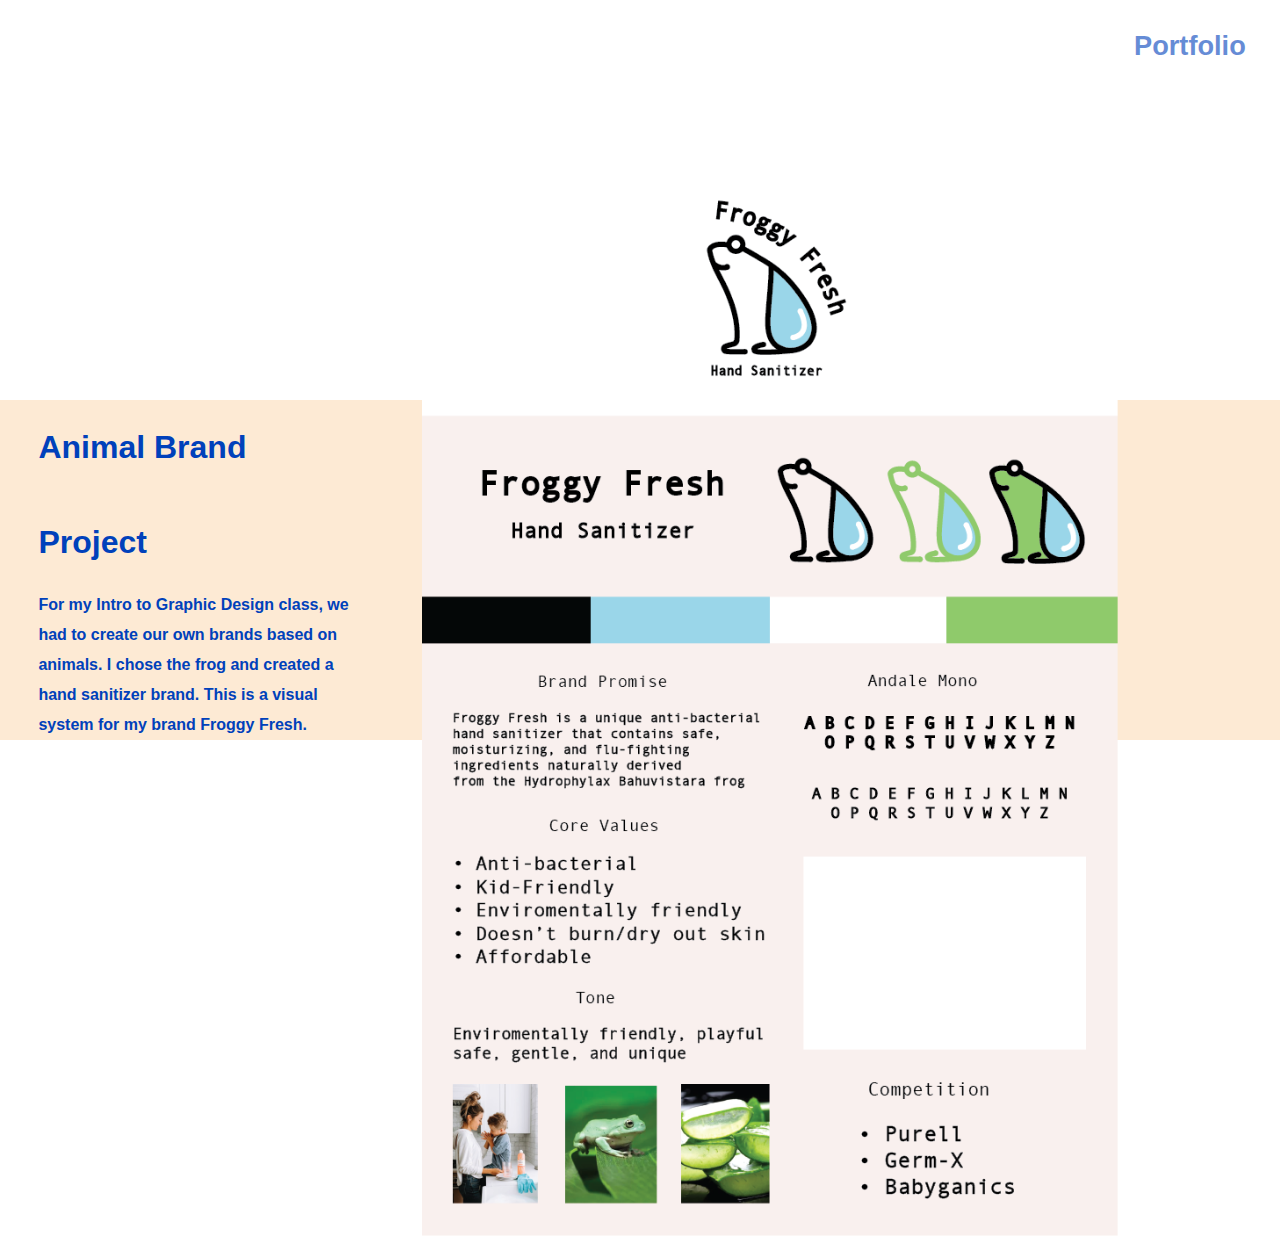
<file: project1.html>
<!DOCTYPE html>
<html lang="en">
<head>
    <meta charset="UTF-8">
    <meta name="viewport" content="width=device-width, initial-scale=1.0">
    <!-- <link rel="stylesheet" href="parallax.css"> -->
    <link rel="stylesheet" href="interaction.css">
    <link rel="stylesheet" href="style.css">
    <link href="https://fonts.googleapis.com/css?family=Work+Sans:500" rel="stylesheet">
    
    <title>Project 1</title>
</head>

<body>
      <!-- navbar -->
      <nav>
        <ul>
            
            <li><a href="index.html">Portfolio</a></li>
           <li><a href="resume.html">Resume</a></li>
           <li><a href="about.html">About Me</a></li>
          </ul>
        </nav>
         
        <div class= project1_image> 
          <img src="images/project_1/ DePari_Jill_visual_system _4-20-20.png"></div>
          <div class="project1">
          <h1>Animal Brand Project</h1>
          <p>For my Intro to Graphic Design class, we had to create our own brands based on animals. I chose the frog and created a hand sanitizer brand. This is a visual system for my brand Froggy Fresh.</p>
        </div>
        </div>
          
        


            
</body>
</html>
</file>
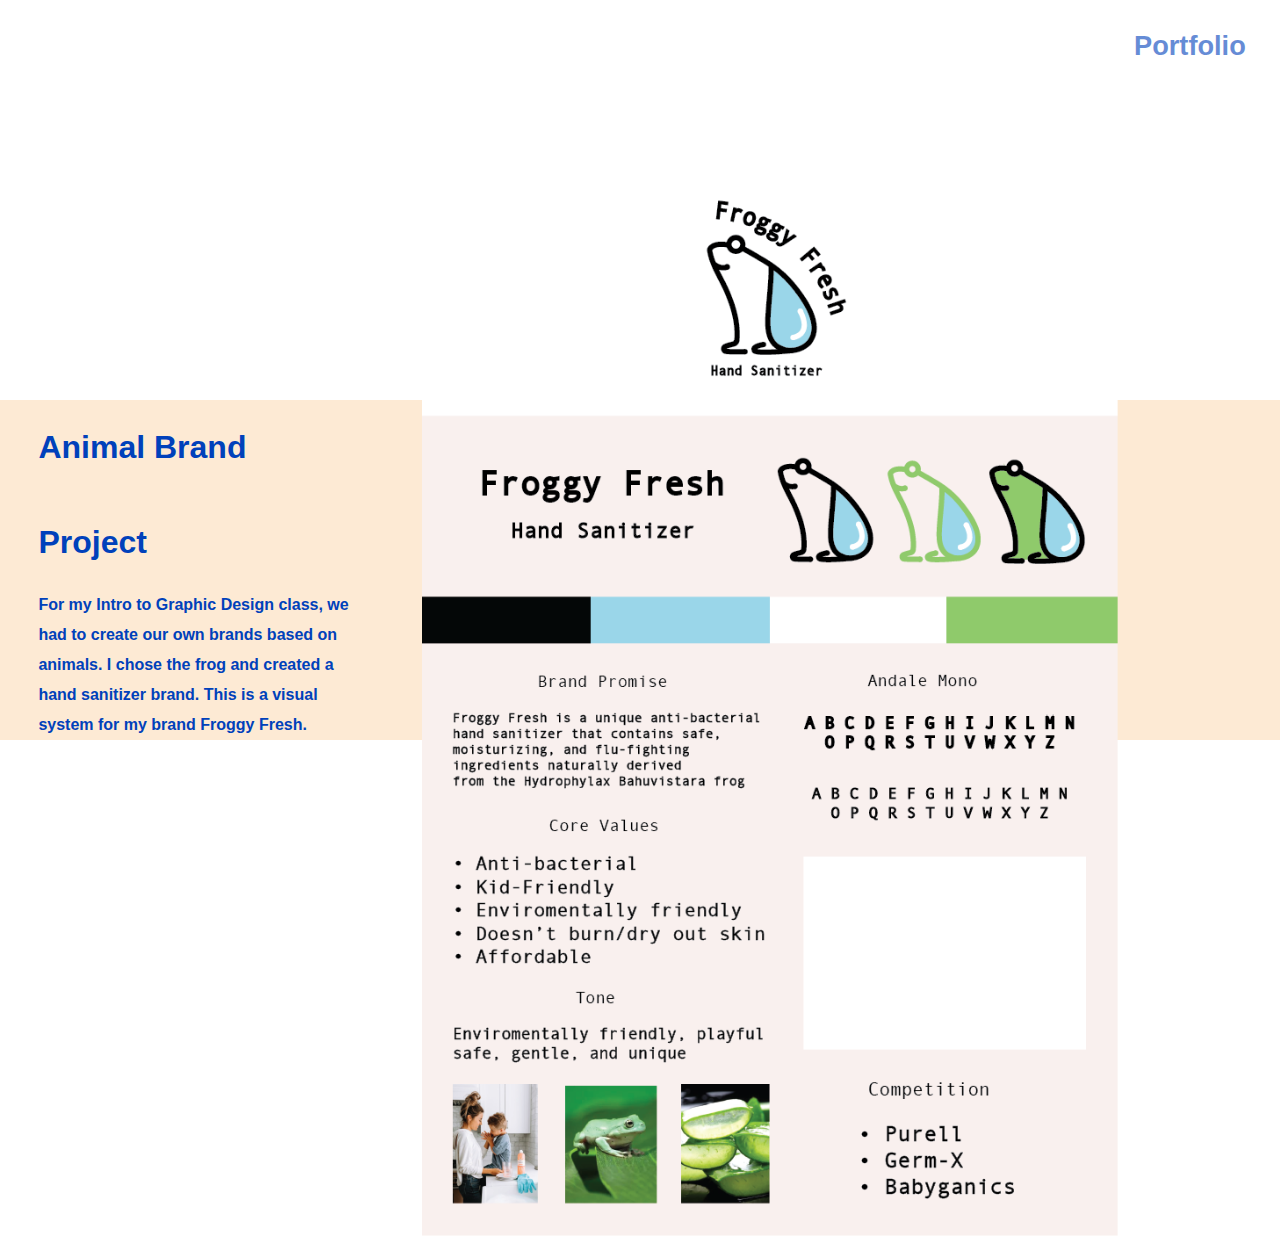
<file: project2.html>
<!DOCTYPE html>
<html lang="en">
<head>
    <meta charset="UTF-8">
    <meta name="viewport" content="width=device-width, initial-scale=1.0">
    <!-- <link rel="stylesheet" href="parallax.css"> -->
    <link rel="stylesheet" href="interaction.css">
    <link rel="stylesheet" href="style.css">
    <link href="https://fonts.googleapis.com/css?family=Work+Sans:500" rel="stylesheet">
    
    <title>Project 2</title>
</head>

<body>
      <!-- navbar -->
      <nav>
        <ul>
            
            <li><a href="index.html">Portfolio</a></li>
           <li><a href="resume.html">Resume</a></li>
           <li><a href="about.html">About Me</a></li>
          </ul>
        </nav>
         
        <div class= project1_image> 
          <img src="images/project_1/ DePari_Jill_visual_system _4-20-20.png"></div>
          <div class="project1">
          <h1>Animal Brand Project</h1>
          <p>For my Intro to Graphic Design class, we had to create our own brands based on animals. I chose the frog and created a hand sanitizer brand. This is a visual system for my brand Froggy Fresh.</p>
        </div>
        </div>
          
        


            
</body>
</html>
</file>
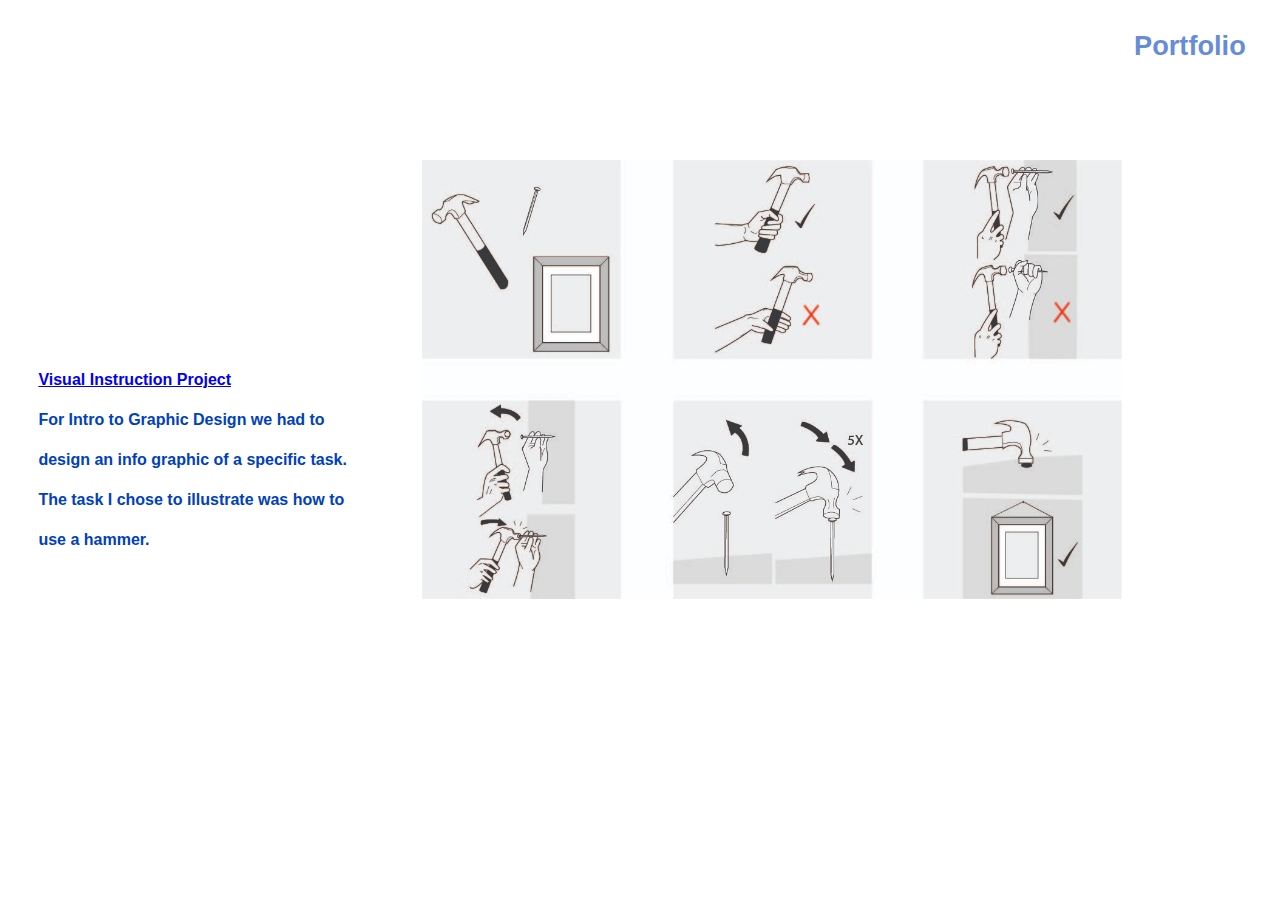
<file: project3.html>
<!DOCTYPE html>
<html lang="en">
<head>
    <meta charset="UTF-8">
    <meta name="viewport" content="width=device-width, initial-scale=1.0">
    <!-- <link rel="stylesheet" href="parallax.css"> -->
    <link rel="stylesheet" href="interaction.css">
    <link rel="stylesheet" href="style.css">
    <link href="https://fonts.googleapis.com/css?family=Work+Sans:500" rel="stylesheet">
    
    <title>Project 3</title>
</head>

<body>
      <!-- navbar -->
      <nav>
        <ul>
            
            <li><a href="index.html">Portfolio</a></li>
           <li><a href="resume.html">Resume</a></li>
           <li><a href="about.html">About Me</a></li>
          </ul>
        </nav>
         
        <div class="project3">
        <div class= project1_image> 
          <img src="images/project_3/DePari_Jill_Visual_Instructions_4-22-20.jpg"></div>
          <div class="project3_text">
            <a href="images/project_3/DePari_Jill_Visual_Instructions_4-29-20.pdf"> <h1></h1>Visual Instruction Project</h1></a>
          <p>For Intro to Graphic Design we had to design an info graphic of a specific task. The task I chose to illustrate was how to use a hammer. </p>
        </div>
        </div>
        </div>
          
        


            
</body>
</html>
</file>
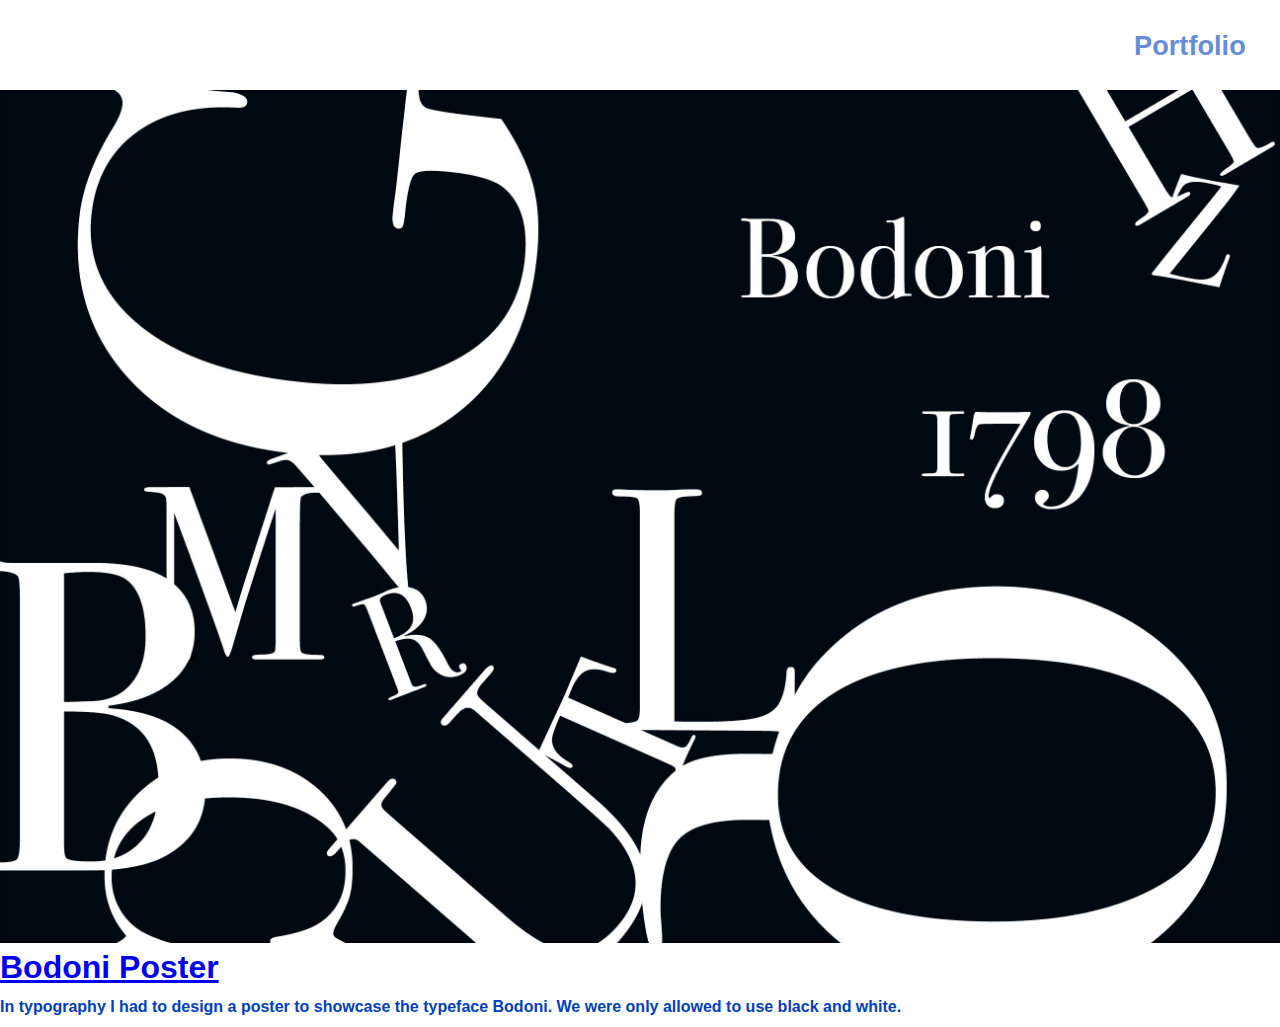
<file: project4.html>
<!DOCTYPE html>
<html lang="en">
<head>
    <meta charset="UTF-8">
    <meta name="viewport" content="width=device-width, initial-scale=1.0">
    <!-- <link rel="stylesheet" href="parallax.css"> -->
    <link rel="stylesheet" href="interaction.css">
    <link rel="stylesheet" href="style.css">
    <link href="https://fonts.googleapis.com/css?family=Work+Sans:500" rel="stylesheet">
    
    <title>Project 4</title>
</head>

<body>
      <!-- navbar -->
      <nav>
        <ul>
            
            <li><a href="index.html">Portfolio</a></li>
           <li><a href="resume.html">Resume</a></li>
           <li><a href="about.html">About Me</a></li>
          </ul>
        </nav>
         
        <div class= project4_image> 
          <img src="images/project_4/Final Bodoni.jpg"></div>
          <div class="project4_text">
            <a href="images/project_4/Final Bodoni.pdf">
          <h1>Bodoni Poster</h1></a>
          <p>In typography I had to design a poster to showcase the typeface Bodoni. We were only allowed to use black and white.</p>
        </div>
        </div>
          
        


            
</body>
</html>
</file>
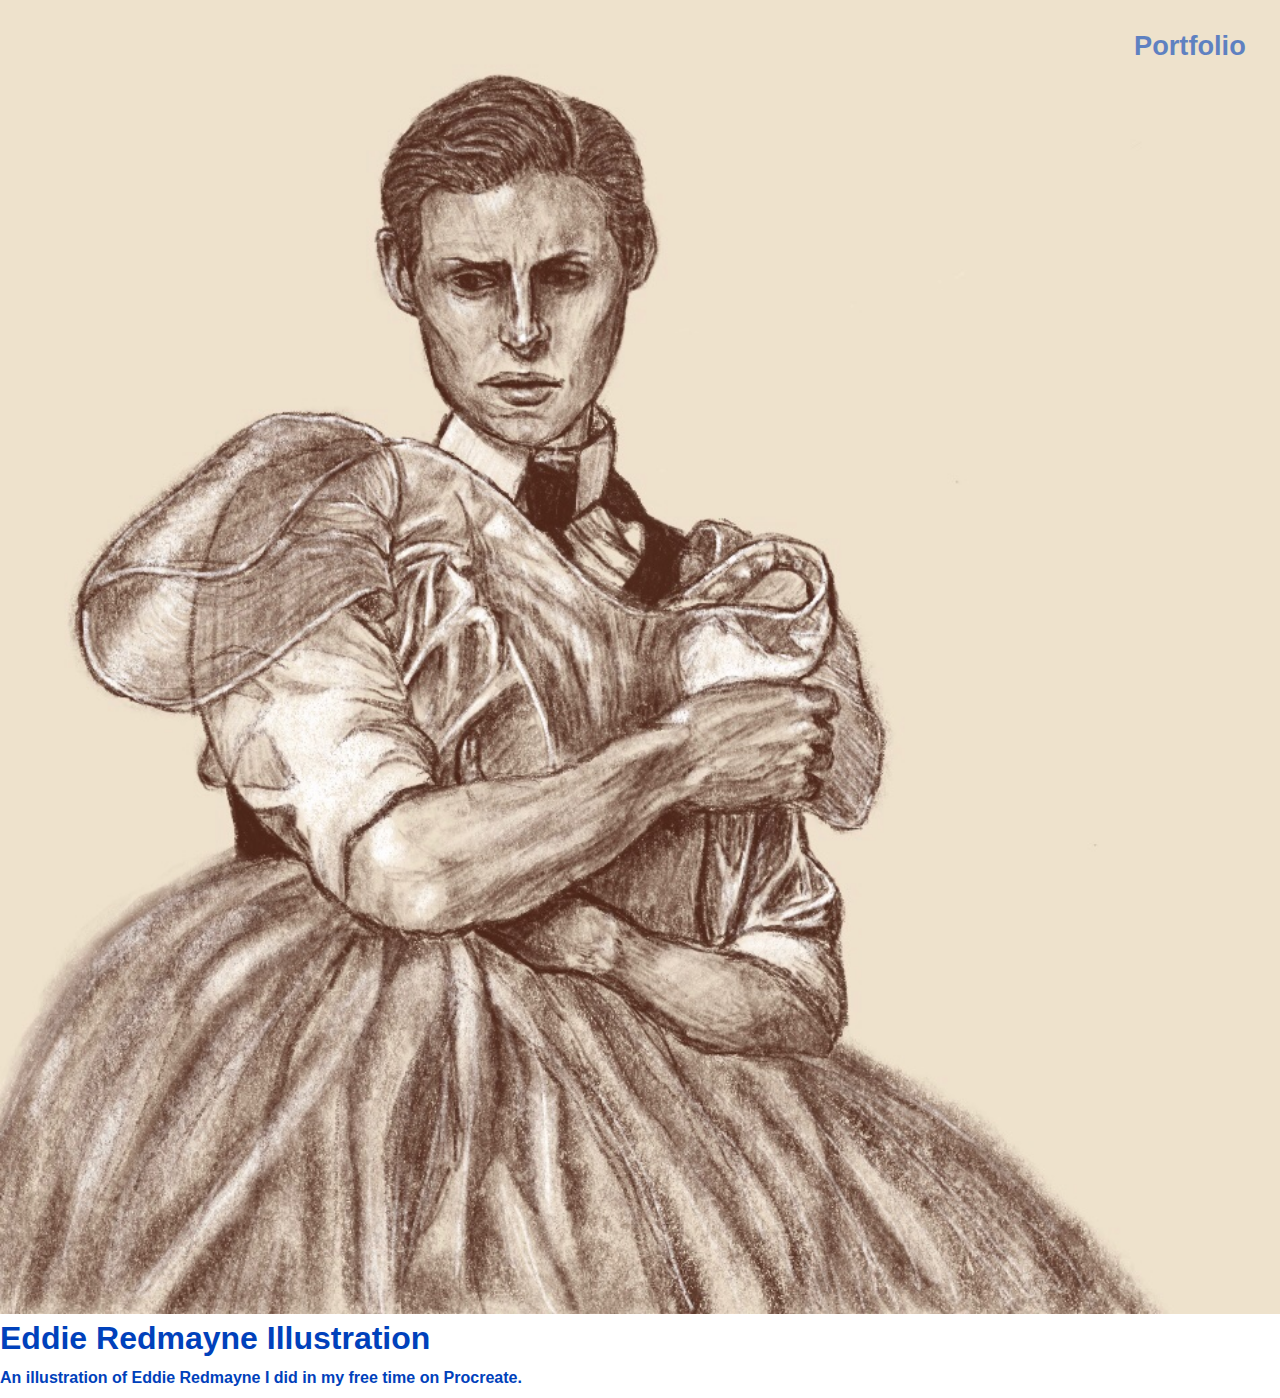
<file: project5.html>
<!DOCTYPE html>
<html lang="en">
<head>
    <meta charset="UTF-8">
    <meta name="viewport" content="width=device-width, initial-scale=1.0">
    <!-- <link rel="stylesheet" href="parallax.css"> -->
    <link rel="stylesheet" href="interaction.css">
    <link rel="stylesheet" href="style.css">
    <link href="https://fonts.googleapis.com/css?family=Work+Sans:500" rel="stylesheet">
    
    <title>Project 5</title>
</head>

<body>
      <!-- navbar -->
      <nav>
        <ul>
            
            <li><a href="index.html">Portfolio</a></li>
           <li><a href="resume.html">Resume</a></li>
           <li><a href="about.html">About Me</a></li>
          </ul>
        </nav>
         
        <div class= project5_image> 
          <img src="images/project_5/Eddie_Redmayne.jpeg"></div>
          <div class="project4_text">
          <h1>Eddie Redmayne Illustration</h1>
          <p>An illustration of Eddie Redmayne I did in my free time on Procreate.</p>
        </div>
        </div>
          
        


            
</body>
</html>
</file>
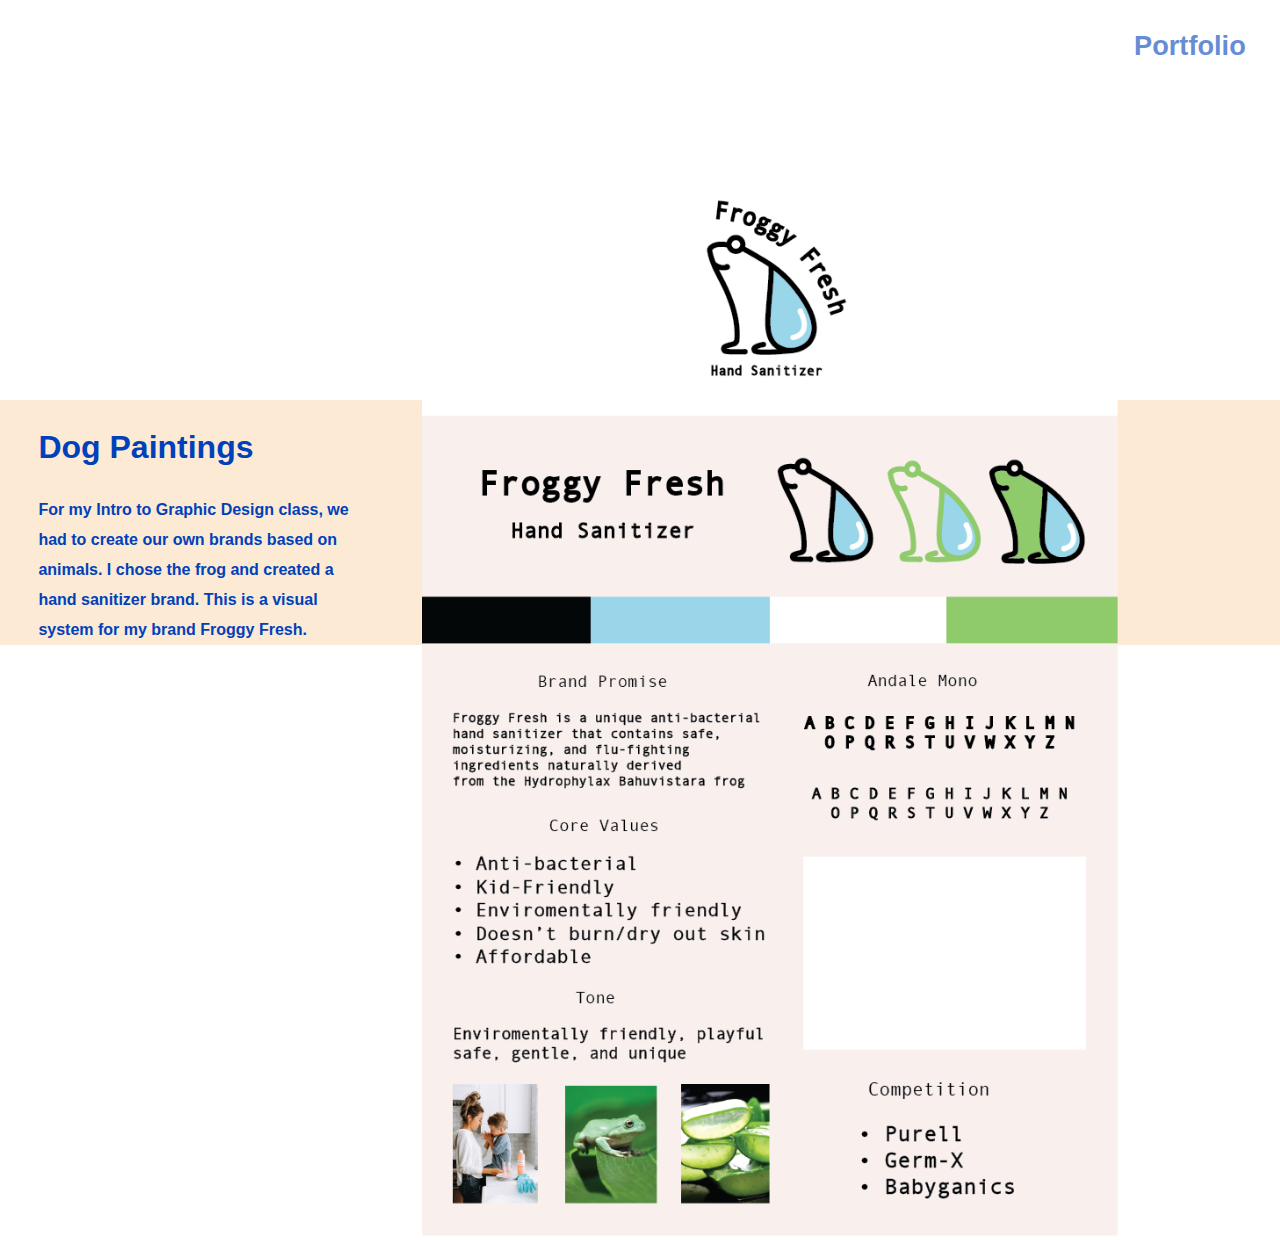
<file: project6.html>
<!DOCTYPE html>
<html lang="en">
<head>
    <meta charset="UTF-8">
    <meta name="viewport" content="width=device-width, initial-scale=1.0">
    <!-- <link rel="stylesheet" href="parallax.css"> -->
    <link rel="stylesheet" href="interaction.css">
    <link rel="stylesheet" href="style.css">
    <link href="https://fonts.googleapis.com/css?family=Work+Sans:500" rel="stylesheet">
    
    <title>Project 6</title>
</head>

<body>
      <!-- navbar -->
      <nav>
        <ul>
            
            <li><a href="index.html">Portfolio</a></li>
           <li><a href="resume.html">Resume</a></li>
           <li><a href="about.html">About Me</a></li>
          </ul>
        </nav>
         
        <div class= project1_image> 
          <img src="images/project_1/ DePari_Jill_visual_system _4-20-20.png"></div>
          <div class="project1">
          <h1>Dog Paintings</h1>
          <p>For my Intro to Graphic Design class, we had to create our own brands based on animals. I chose the frog and created a hand sanitizer brand. This is a visual system for my brand Froggy Fresh.</p>
        </div>
        </div>
          
        


            
</body>
</html>
</file>
<file: parallax.css>
/* .parallax-wrapper {
  width: 100vw;
  height:100vh;
  padding-top:20vh;
  box-sizing: border-box;
} */
 /* .regular-wrapper {
  z-index: 2;
  position: relative;
  height:100vh;
  padding-top:20vh;
  background-color: rgb(255, 255, 255);
}  */
/* .regular-wrapper2 {
  z-index: 2;
  position: relative;
  padding-top:10vh;
  padding-bottom: 10vh;
  background-color: rgb(255, 255, 255);
} */


/* .parallax-wrapper::before {
  content:"";
  width: 220vw;
  height: 190vh;
  background-image: url("/images/website_background.svg");
  /* background-position: bottom center; */
  /* background-size: cover;
  background-repeat: no-repeat;
  position: absolute;
  z-index: -1;
}  */


/* html {
  overflow: hidden;
}
body {
  height: 100vh;
  perspective: 1px;
  transform-style: preserve-3d;
  overflow-x:hidden;
  overflow-y:auto;
}
.parallax-wrapper {
  transform-style: preserve-3d;
}

.parallax-wrapper::before {
  transform:translateZ(-1px) scale(2);
}

.parallax-wrapper::before {
  z-index: -1;
} */
</file>
<file: interaction.css>
.hovereffect {
    width: 100%;
    height: 100%;
    float: left;
    overflow: hidden;
    position: relative;
    text-align: center;
    cursor: default;
  }
  
  .hovereffect .overlay {
    width: 100%;
    height: 100%;
    position: absolute;
    overflow: hidden;
    top: 0;
    left: 0;
  }
  
  .hovereffect img {
    width: 100%;
    height: 100%;
    display: block;
    position: relative;
    -webkit-transition: all 0.4s ease-in;
    transition: all 0.4s ease-in;
  }
  
  .hovereffect:hover img {
    filter:blur(3px);
    -webkit-filter: blur(3px);
    -webkit-transform: scale(1.2);
    -ms-transform: scale(1.2);
    transform: scale(1.2);
  }
  
  .hovereffect h2 {
    /* text-transform: uppercase; */
    text-align: center;
    position: relative;
    font-size: 1em;
    padding: 10px;
    font-family: 'Work Sans', sans-serif;
    /* color:#FFA100; */
  }
  
  .hovereffect p {
    display: inline-block;
    text-decoration: none;
    padding: 7px 14px;
    margin: 0;
    background-color: transparent;
  }
  
 
  
  .hovereffect p, .hovereffect h2 {
    -webkit-transform: scale(0.7);
    -ms-transform: scale(0.7);
    transform: scale(0.7);
    -webkit-transition: all 0.4s ease-in;
    transition: all 0.4s ease-in;
    opacity: 0;
    filter: alpha(opacity=0);
    color: #fff;
    text-transform: uppercase;
    font-family: 'Work Sans', sans-serif;
    font-weight: 200;
    margin-top:100px;
  }
  
  .hovereffect:hover p, .hovereffect:hover h2 {
    opacity: 1;
    filter: alpha(opacity=100);
    -webkit-transform: scale(1);
    -ms-transform: scale(1);
    transform: scale(1);
  }
</file>
<file: style.css>
* {
    font-family: 'Helvetica', sans-serif;
    margin: 0;
    padding: 0;
    
    
}


img {
    width: 100%;
    height: auto;
    
}

/* NAVBAR CSS */
nav{
    padding-left:4em;
    padding-right: 4em;
    /* TODO: figure out no longer staying fixed */
    position: absolute;
    width: 100%;
    top:0;
    left: 1040px;
    z-index:10;
  }

  nav ul {
    margin:0;
    padding:0;
    display:flex;
  }
  nav li{
    padding: 1em 0;
    list-style-type: none;
    padding: 30px;
    font-size: 1.7em;
  }
  
  nav li a {
    color:rgb(0, 65, 187);
    font-weight: 600;
    opacity: 0.6;
    text-decoration: none;
    transition: .3s;
  }
  
  nav li a:hover {
    color:#f37c90;
    opacity: 1;
    text-decoration: none;
  }

  /* HEADER CSS */
.header {
    position: relative;
    background-size: cover;
    background-repeat: no-repeat;
    height: 100vh;
    
    

}

/* .parallax-wrapper {
  width: 100vw;
  height:100vh;
  padding-top:20vh;
  box-sizing: border-box;
} */


.welcome{
    text-align: center;
    padding-top: 15%;
    top: 200px;
    font-weight: 500;
    font-size:4em;
    color:#f37c90;
    
  }

#changingword {
  color:rgb(0, 65, 187);
      } 

.background {
  background-image: url("images/websitebackgroundportfolio.svg");
  background-size: cover;
  background-repeat: no-repeat;
  position: relative;
  right: 100px;
  bottom: 5px;
  width: 2180px;
}

  
/* IMAGE GALLERY CSS */
.image-gallery {
    /* background-image: url("images/websitebackgroundportfolio.svg");  */
    
    display: grid;
    /* grid-template-columns: 1fr minmax(350px, 1fr)  minmax(350px, 1fr) minmax(350px, 1fr) 1fr; */
    grid-template-rows: auto;
    grid-gap: 80px;
    padding-top: 200px;
    padding-bottom: 200px;
    grid-template-areas:
    ". a b c ."
    ". d e f ."
    ;
}

.box-styling {
    height: 400px;
    background-color: rgb(110, 110, 110);
    /* clip-path: polygon(5% 5%, 100% 0%, 100% 75%, 75% 75%, 75% 100%, 50% 75%, 0% 75%); */
  }

.box-wrapper{
  height:360px;
  width: 390px;
  border-radius: 1%;
}
.box1 {
    grid-area: a;
    

}

.box2 {
    grid-area: b;
}

.box3 {
    grid-area: c;
}

.box4 {
    grid-area: d;
}

.box5 {
    grid-area: e;
}

.box6 {
    grid-area: f;
}

.bigText {
  font-size: 2em;
  padding-right: .5ch;
}

.resume {
  background-image: url(/images/websitebackgroundportfolio.svg);
  width: 100%;
  height: 200%;
  background-size: cover;
  background-repeat: no-repeat;
  position: relative;
}

.resume_image {
  position: fixed;
  left: 30%;
  top: 10%;
  width: 610px;
  height: fixed;
}





/* ABOUT ME CSS*/
.about-me {
    height: 100vh !important;
    background-color: rgb(253, 234, 212);
}

.about-me img {
    height: 100%;
    margin: 0;
    background-size: cover;
    background-repeat: no-repeat;
    background-color: rgb(253, 234, 212);
  
}

.about_me p {
  position: absolute;
  top:400px;
  right: 20px;
  margin-left: 1090px;
  margin-right: 100px;
  margin-top: 300px;
  color:rgb(0, 65, 187);
  font-size: 2em;
  line-height: 2.5rem;
  font-family: 'EB Garamond', serif; 
}
.paragraph2{
  text-indent: 2em;
}

.about-me h1 {
  color:#f37c90;

}
/* the span tag that wrap starts off my paragraph */
.bigText {
  font-size:2em;
  padding-right:.5em;
}

.btn {
  border-radius: 12px;
  padding: 6px;
}
.btn:hover {
  box-shadow: 0 8px 16px 0 rgba(0,0,0,0.2), 0 6px 20px 0 rgba(0,0,0,0.19);
}

/* CONTACT CSS */
.contact {
    display: grid;
    justify-items: center;
    align-items: center;
    height: 25vh !important;
    padding-bottom: 50vh;
    background-color: burlywood !important;
    grid-template-columns: 3fr minmax(2fr, 1fr) minmax(2fr, 1fr) 3fr;
    grid-template-rows: auto;
    grid-template-areas:
    ". title title ."
    ". logo wrapper ."
    ;
}


.contact-title {
    font-size: 2em;
    grid-area: title;
    padding-bottom: 50px;
}

.logo-svg {
    width: 400px;
    grid-area: logo;
}

.contact-wrapper {
    grid-area: wrapper;
}


   /* footer section */
   footer{
    grid-area:footer;
  }
  footer p{
    font-size:2em;
  }
  footer li {
    display:inline;
  }
  footer ul {
    max-width: 640px;
    margin: 2em auto;
    padding:0;
    text-align: center;
    display: flex;
    flex-direction: row;
  }
  footer ul li{
    list-style: none;
    align-self:flex-end;
  }
  footer ul li a {
    text-decoration:none;
    color: black;
    opacity:.6;
    transition: .3s;
  }
  footer ul li a:hover {
    text-decoration:none;
    color:white;
  }
  footer svg {
    width:20%;
  }
  footer p{
    font-size: 1em;
  }

  .project1_image {
    height: 100px;
    width: 700px;
    padding-left: 33%;
    margin-top: 160px;

  }
  .project1 h1{
    line-height: 95px;;
    margin-top: 140px;
  }
  
  .project1 {
    /* background-image: url(/images/website_background_2.svg); */
    background-repeat: none;
    background-color: rgb(253, 234, 212);
    color:rgb(0, 65, 187);
    font-weight: 600;
    padding-right: 72%;
    padding-left: 3%;
    line-height: 30px;
    
  }

  .project3_image {
    height: 100px;
    width: 700px;
    padding-left: 33%;
    margin-top: 160px;

  }
  .project3 h1{
    line-height: 200px;;
    margin-top: 100px;
  }
  
  .project3_text{
    /* background-image: url(/images/website_background_2.svg); */
    
    background-repeat: none;
    color:rgb(0, 65, 187);
    font-weight: 600;
    padding-right: 72%;
    padding-left: 3%;
    line-height: 40px;
  }

    .project3 {
      /* background-color: rgb(253, 234, 212); */
      /* background-image:url(/images/website_background_2.svg); */
      background-repeat: cover;
      
    }
  
    .project4_image {
      margin-top: 90px;
    }

    .project4_text{
      color:rgb(0, 65, 187);
      font-weight: 600;
  
      line-height: 40px;
    }


    .project5_image{

    }

    .project5_text{
      
    }









  /* MEDIA QUERY FOR SMALL SCREENS */
 @media (max-width:1100px){
    .image-gallery {
      padding-bottom: 0px;
        margin-bottom: 600px;
        grid-template-columns: 1fr minmax(350px, 1fr) minmax(350px, 1fr) 1fr;
        grid-template-areas:
        ". a b ."
        ". c d ."
        ". e f ."
        ;
    }
 }

/* MEDIA QUERY FOR MOBILE */
 @media (max-width:735px){
     nav {
         padding-left: 0;
     }

    .image-gallery {
        padding-bottom: 200%;
        grid-template-columns: 1fr minmax(400px, 1fr) 1fr;
        grid-template-areas:
        ".a."
        ".b."
        ".c."
        ".d."
        ".e."
        ".f."
        ;
    }

    .contact {
        padding-bottom: 200%;
        grid-template-columns: 3fr minmax(2fr, 1fr) 3fr;
        grid-template-rows: auto;
        grid-template-areas:
        ". title ."
        ". logo ."
        ". wrapper ."
        ;
    }

    .about-me p {
      position: absolute;
      top:200px;
      right: 20px;
      margin-left: 1090px;
      margin-right: 100px;
      margin-top: 300px;
      color:rgb(0, 65, 187);
      font-size: 2em;
      line-height: 2.5rem;
    font-family: 'EB Garamond', serif; 
    }
    
  
 }
</file>
